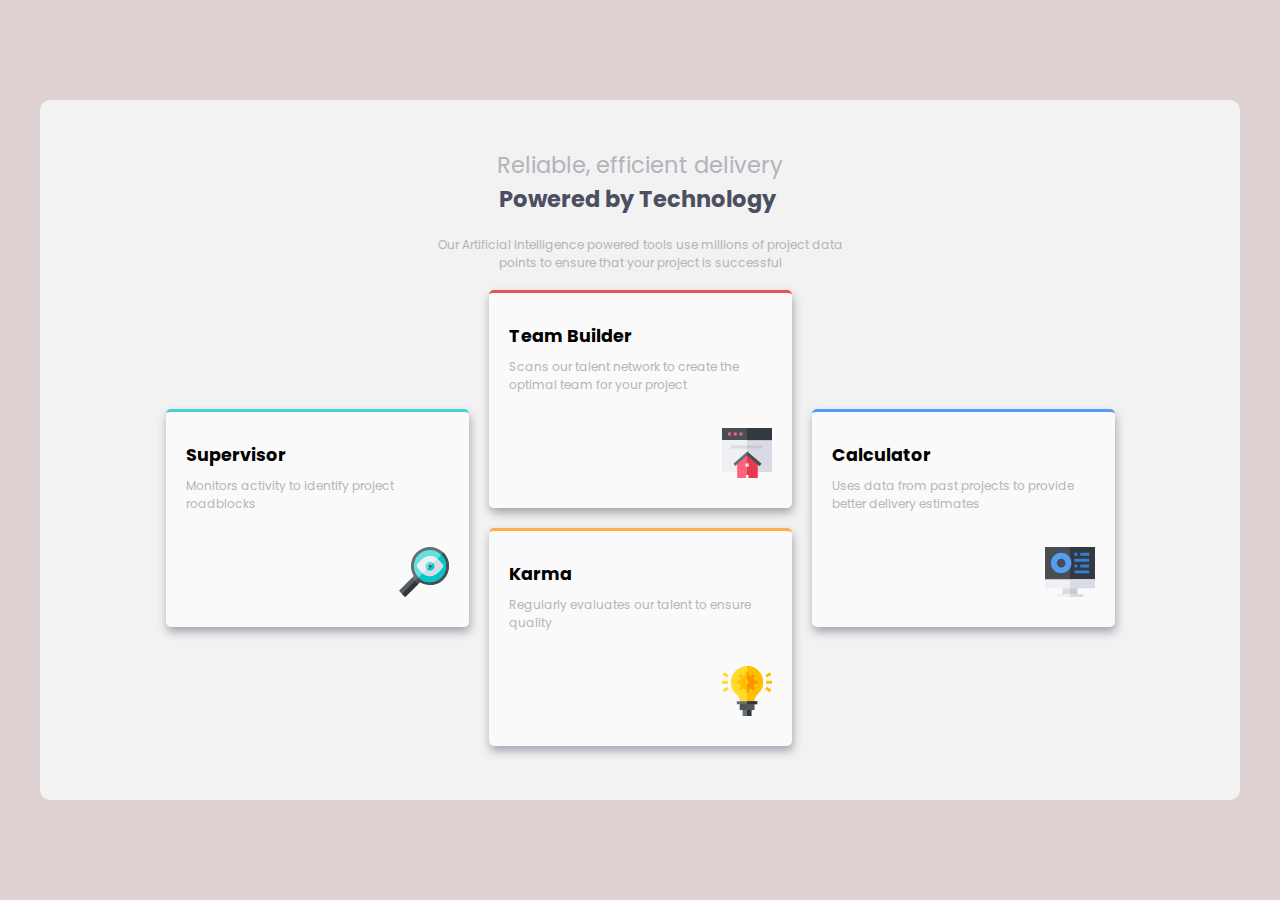
<file: Flex_method/index.html>
<!DOCTYPE html>
<html lang="en">
  <head>
    <meta charset="UTF-8" />
    <meta name="viewport" content="width=device-width, initial-scale=1.0" />
    <title>Four card feature - Flex</title>
    <link rel="stylesheet" href="style.css" />
  </head>
  <body>
    <main>
      <div class="container">
        <div class="header">
          <h2>Reliable, efficient delivery</h2>
          <h2>Powered by Technology</h2>
          <p>
            Our Artificial Intelligence powered tools use millions of project
            data points to ensure that your project is successful
          </p>
        </div>
        <div class="main-content">
          <div class="green-box-left">
            <h3>Supervisor</h3>
            <p>Monitors activity to identify project roadblocks</p>
            <img src="./images/icon-supervisor.svg" alt="icon-supervisor" />
          </div>

          <div class="middle-side">
            <div class="red-box-top">
              <h3>Team Builder</h3>
              <p>
                Scans our talent network to create the optimal team for your
                project
              </p>
              <img
                src="./images/icon-team-builder.svg"
                alt="icon-team-builder"
              />
            </div>
            <div class="yellow-box-bottom">
              <h3>Karma</h3>
              <p>Regularly evaluates our talent to ensure quality</p>
              <img src="./images/icon-karma.svg" alt="icon-karma" />
            </div>
          </div>
          <div class="blue-box-right">
            <h3>Calculator</h3>
            <p>
              Uses data from past projects to provide better delivery estimates
            </p>
            <img src="./images/icon-calculator.svg" alt="icon-calculator" />
          </div>
        </div>
      </div>
    </main>
  </body>
</html>
</file>
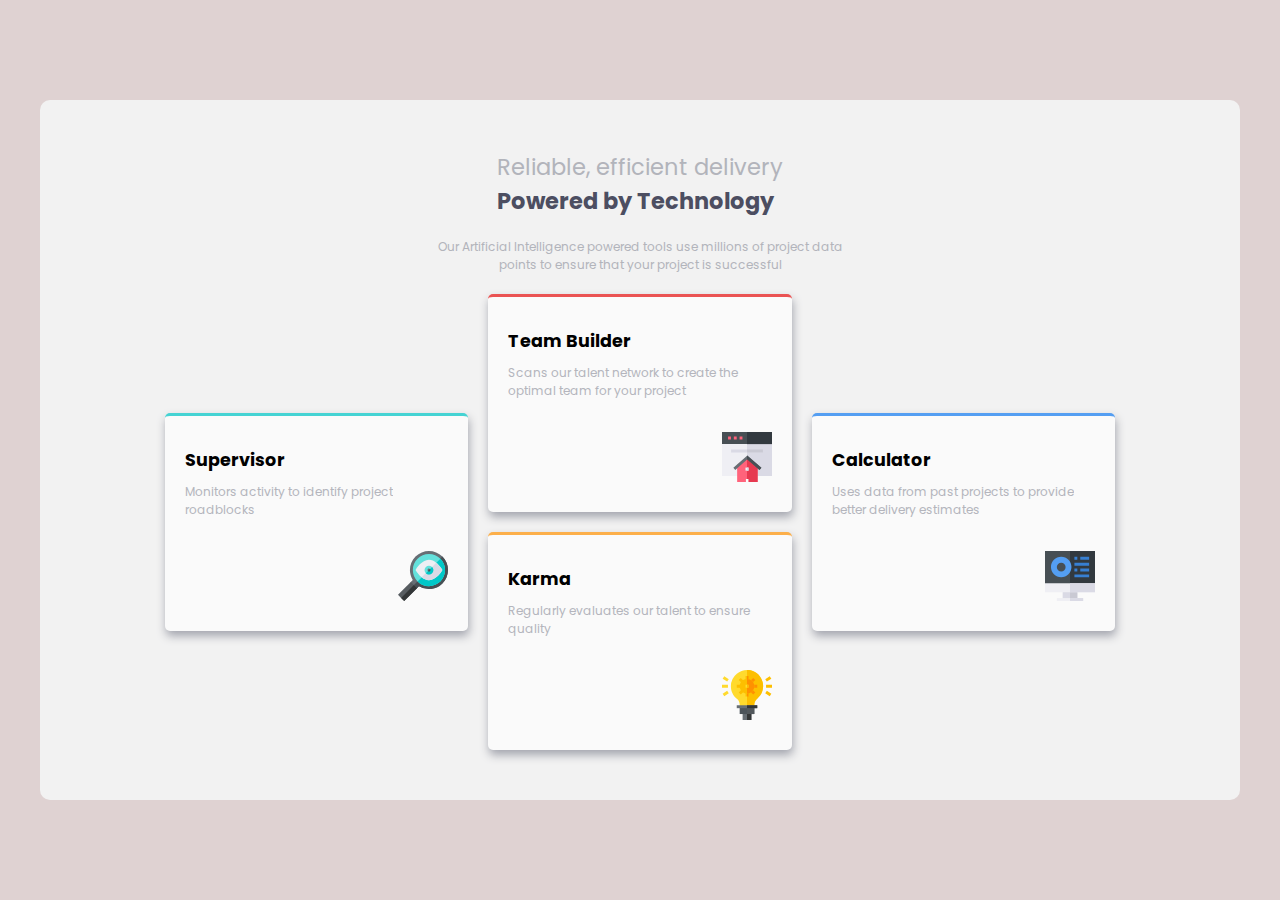
<file: Grid_method/index.html>
<!DOCTYPE html>
<html lang="en">
  <head>
    <meta charset="UTF-8" />
    <meta name="viewport" content="width=device-width, initial-scale=1.0" />
    <title>Four card feature - Grid</title>
    <link rel="stylesheet" href="style.css" />
  </head>
  <body>
    <main>
      <div class="grid-container">
        <div class="header-h">
          <h2>Reliable, efficient delivery</h2>
          <h2>Powered by Technology</h2>
        </div>
        <div class="header-p">
          <p>
            Our Artificial Intelligence powered tools use millions of project
            data points to ensure that your project is successful
          </p>
        </div>
        <div class="red-box-top">
          <h3>Team Builder</h3>
          <p>
            Scans our talent network to create the optimal team for your project
          </p>
          <img src="./images/icon-team-builder.svg" alt="icon-team-builder" />
        </div>
        <div class="green-box-left">
          <h3>Supervisor</h3>
          <p>Monitors activity to identify project roadblocks</p>
          <img src="./images/icon-supervisor.svg" alt="icon-supervisor" />
        </div>
        <div class="blue-box-right">
          <h3>Calculator</h3>
          <p>
            Uses data from past projects to provide better delivery estimates
          </p>
          <img src="./images/icon-calculator.svg" alt="icon-calculator" />
        </div>
        <div class="yellow-box-bottom">
          <h3>Karma</h3>
          <p>Regularly evaluates our talent to ensure quality</p>
          <img src="./images/icon-karma.svg" alt="icon-karma" />
        </div>
      </div>
    </main>
  </body>
</html>
</file>
<file: Flex_method/style.css>
@import url("https://fonts.googleapis.com/css2?family=Poppins:wght@200;400;600&display=swap");

* {
  box-sizing: border-box;
  margin: 0;
  padding: 0;
}

body {
  background-color: rgb(223, 210, 210);
  display: flex;
  justify-content: center;
  align-items: center;
  height: 100vh;
  font-size: 15px;
  font-family: "Poppins", sans-serif;
}

main {
  display: flex;
  justify-content: center;
  align-items: center;
  background-color: hsl(0, 0%, 95%);
  width: 1200px;
  height: 700px;
  border-radius: 10px;
}

.container {
  display: flex;
  flex-direction: column;
  justify-content: space-evenly;
  align-items: center;
  gap: 10px;
  /* background-color: hsl(210, 69%, 33%); */
  height: 600px;
  width: 1000px;
  padding: 0px 25px;
  border-radius: 10px;
}

.header {
  display: flex;
  flex-direction: column;
  justify-content: center;
  align-items: center;
  height: 20%;
  /* background-color: aqua; */
}

.header h2:first-child {
  font-weight: 400;
  color: hsl(229, 6%, 66%);
  opacity: 0.8;
}

.header h2:nth-child(2) {
  width: 283px;
  font-weight: bold;
  color: hsl(234, 12%, 34%);
}

.header p {
  display: grid;
  justify-content: center;
  grid-area: 2 / 1 / 2 / 4;
  padding: 20px 270px 0px 270px;
  font-size: 12px;
  text-align: center;
  opacity: 0.8;
  color: hsl(229, 6%, 66%);
}

.main-content {
  display: flex;
  justify-content: center;
  align-items: center;
  height: 626px;
  column-gap: 20px;
  padding-top: 5px;
  /* flex-wrap: wrap; */
}

.green-box-left {
  display: flex;
  flex-direction: column;
  justify-content: space-between;
  height: 218px;
  width: 303px;
  padding: 30px 20px 20px 20px;
  background-color: hsl(0, 0%, 98%);
  border-radius: 5px;
  border-top: 3px solid hsl(180, 62%, 55%);
  box-shadow: 1px 5px 10px hsl(229, 6%, 66%);
}

.green-box-left p {
  font-size: 12px;
  opacity: 0.8;
  color: hsl(229, 6%, 66%);
  margin-bottom: 25px;
}

.green-box-left img {
  display: flex;
  align-self: flex-end;
  height: 50px;
  margin-bottom: 10px;
}

.middle-side {
  display: flex;
  flex-direction: column;
  row-gap: 20px;
}

.red-box-top {
  display: flex;
  flex-direction: column;
  justify-content: space-between;
  height: 218px;
  width: 303px;
  padding: 30px 20px 20px 20px;
  background-color: hsl(0, 0%, 98%);
  border-radius: 5px;
  border-top: 3px solid hsl(0, 78%, 62%);
  box-shadow: 1px 5px 10px hsl(229, 6%, 66%);
}

.red-box-top p {
  font-size: 12px;
  opacity: 0.8;
  color: hsl(229, 6%, 66%);
  margin-bottom: 25px;
}

.red-box-top img {
  display: flex;
  align-self: flex-end;
  height: 50px;
  margin-bottom: 10px;
}

.yellow-box-bottom {
  display: flex;
  flex-direction: column;
  justify-content: space-between;
  height: 218px;
  width: 303px;
  padding: 30px 20px 20px 20px;
  background-color: hsl(0, 0%, 98%);
  border-radius: 5px;
  border-top: 3px solid hsl(34, 97%, 64%);
  box-shadow: 1px 5px 10px hsl(229, 6%, 66%);
}

.yellow-box-bottom p {
  font-size: 12px;
  opacity: 0.8;
  color: hsl(229, 6%, 66%);
  margin-bottom: 25px;
}

.yellow-box-bottom img {
  display: flex;
  align-self: flex-end;
  height: 50px;
  margin-bottom: 10px;
}

.blue-box-right {
  display: flex;
  flex-direction: column;
  justify-content: space-between;
  height: 218px;
  width: 303px;
  padding: 30px 20px 20px 20px;
  background-color: hsl(0, 0%, 98%);
  border-radius: 5px;
  border-top: 3px solid hsl(212, 86%, 64%);
  box-shadow: 1px 5px 10px hsl(229, 6%, 66%);
}

.blue-box-right p {
  font-size: 12px;
  opacity: 0.8;
  color: hsl(229, 6%, 66%);
  margin-bottom: 25px;
}

.blue-box-right img {
  display: flex;
  align-self: flex-end;
  height: 50px;
  margin-bottom: 10px;
}
</file>
<file: Grid_method/style.css>
@import url("https://fonts.googleapis.com/css2?family=Poppins:wght@200;400;600&display=swap");

* {
  box-sizing: border-box;
  margin: 0;
  padding: 0;
}

body {
  background-color: rgb(223, 210, 210);
  display: grid;
  justify-content: center;
  align-items: center;
  height: 100vh;
  font-size: 15px;
  font-family: "Poppins", sans-serif;
}

main {
  display: grid;
  justify-content: center;
  align-items: center;
  background-color: hsl(0, 0%, 95%);
  width: 1200px;
  height: 700px;
  border-radius: 10px;
}

.grid-container {
  display: grid;
  grid-template-columns: repeat(3, 1fr);
  grid-template-rows: 1fr 1fr 3fr 3fr 3fr 3fr;
  gap: 20px;
  /* background-color: hsl(210, 69%, 33%); */
  height: 600px;
  width: 1000px;
  padding: 0px 25px;
  border-radius: 10px;
}

.header-h {
  display: grid;
  justify-content: center;
  align-items: center;
  grid-area: 1 / 1 / 2 / 4;
  /* background-color: aqua; */
}

.header-h h2:first-child {
  font-weight: 400;
  color: hsl(229, 6%, 66%);
  opacity: 0.8;
}

.header-h h2:last-child {
  font-weight: bold;
  color: hsl(234, 12%, 34%);
}

.header-p {
  display: grid;
  justify-content: center;
  grid-area: 2 / 1 / 2 / 4;
  padding: 0px 270px 0px 270px;
  font-size: 12px;
  text-align: center;
  opacity: 0.8;
  color: hsl(229, 6%, 66%);
  /* background-color: rgb(112, 126, 126); */
}

.red-box-top {
  display: grid;
  align-items: center;
  grid-area: 3 / 2 / 5 / 3;
  padding: 20px;
  background-color: hsl(0, 0%, 98%);
  border-radius: 5px;
  border-top: 3px solid hsl(0, 78%, 62%);
  box-shadow: 1px 5px 10px hsl(229, 6%, 66%);
}

.red-box-top p {
  display: grid;
  place-self: start;
  font-size: 12px;
  opacity: 0.8;
  color: hsl(229, 6%, 66%);
}

.red-box-top img {
  display: grid;
  place-self: center end;
  height: 50px;
}

.green-box-left {
  display: grid;
  align-items: center;
  grid-area: 4 / 1 / 6 / 2;
  padding: 20px;
  background-color: hsl(0, 0%, 98%);
  border-radius: 5px;
  border-top: 3px solid hsl(180, 62%, 55%);
  box-shadow: 1px 5px 10px hsl(229, 6%, 66%);
}

.green-box-left p {
  display: grid;
  place-self: start;
  font-size: 12px;
  opacity: 0.8;
  color: hsl(229, 6%, 66%);
}

.green-box-left img {
  display: grid;
  place-self: center end;
  height: 50px;
}

.blue-box-right {
  display: grid;
  align-items: center;
  grid-area: 4 / 3 / 6 / 4;

  padding: 20px;
  background-color: hsl(0, 0%, 98%);
  border-radius: 5px;
  border-top: 3px solid hsl(212, 86%, 64%);
  box-shadow: 1px 5px 10px hsl(229, 6%, 66%);
}

.blue-box-right p {
  display: grid;
  place-self: start;
  font-size: 12px;
  opacity: 0.8;
  color: hsl(229, 6%, 66%);
}

.blue-box-right img {
  display: grid;
  place-self: center end;
  height: 50px;
}

.yellow-box-bottom {
  display: grid;
  align-items: center;
  grid-area: 5 / 2 / 7 / 3;
  padding: 20px;
  background-color: hsl(0, 0%, 98%);
  border-radius: 5px;
  border-top: 3px solid hsl(34, 97%, 64%);
  box-shadow: 1px 5px 10px hsl(229, 6%, 66%);
}

.yellow-box-bottom p {
  display: grid;
  place-self: start;
  font-size: 12px;
  opacity: 0.8;
  color: hsl(229, 6%, 66%);
}

.yellow-box-bottom img {
  display: grid;
  place-self: center end;
  height: 50px;
}
</file>
